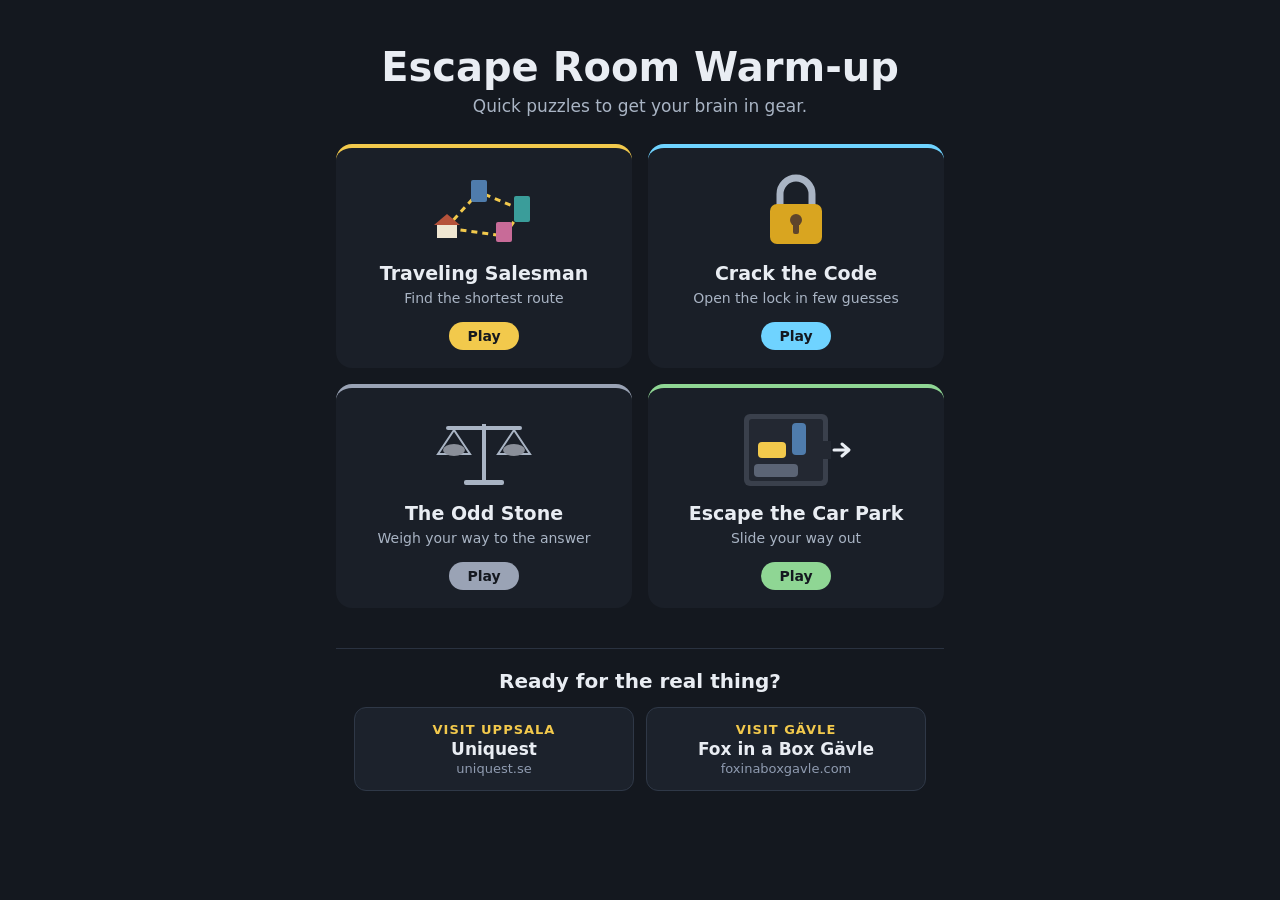
<file: Warmup/index.html>
<!DOCTYPE html>
<html lang="en">
<head>
  <meta charset="utf-8">
  <meta name="viewport" content="width=device-width, initial-scale=1">
  <title>Escape Room Warm-up</title>
  <link rel="stylesheet" href="css/style.css">
</head>
<body>

  <section class="screen menu-screen">
    <header class="menu-head">
      <h1>Escape Room Warm&#8209;up</h1>
      <p class="tagline">Quick puzzles to get your brain in gear.</p>
    </header>

    <div class="game-grid">
      <a class="game-tile" href="salesman.html" style="--accent: #f2c94c">
        <svg class="tile-icon" viewBox="0 0 120 80" aria-hidden="true">
          <path d="M22,58 L55,22 L98,40 L80,66 Z" fill="none" stroke="#f2c94c" stroke-width="3" stroke-dasharray="6 5"/>
          <rect x="47" y="10" width="16" height="22" rx="2" fill="#4f7cac"/>
          <rect x="90" y="26" width="16" height="26" rx="2" fill="#3a9d9a"/>
          <rect x="72" y="52" width="16" height="20" rx="2" fill="#c86b98"/>
          <rect x="13" y="54" width="20" height="14" fill="#efe6d2"/>
          <polygon points="10,55 23,44 36,55" fill="#b5523b"/>
        </svg>
        <span class="tile-name">Traveling Salesman</span>
        <span class="tile-sub">Find the shortest route</span>
        <span class="tile-play">Play</span>
      </a>

      <a class="game-tile" href="code.html" style="--accent: #6fd3ff">
        <svg class="tile-icon" viewBox="0 0 120 80" aria-hidden="true">
          <path d="M44,36 V24 a16,16 0 0 1 32,0 V36" fill="none" stroke="#a9b4c4" stroke-width="7"/>
          <rect x="34" y="34" width="52" height="40" rx="7" fill="#d9a520"/>
          <circle cx="60" cy="50" r="6" fill="#5e452c"/>
          <rect x="57" y="52" width="6" height="12" rx="2" fill="#5e452c"/>
        </svg>
        <span class="tile-name">Crack the Code</span>
        <span class="tile-sub">Open the lock in few guesses</span>
        <span class="tile-play">Play</span>
      </a>

      <a class="game-tile" href="stones.html" style="--accent: #9aa3b5">
        <svg class="tile-icon" viewBox="0 0 120 80" aria-hidden="true">
          <rect x="58" y="14" width="4" height="56" fill="#a9b4c4"/>
          <rect x="40" y="70" width="40" height="5" rx="2" fill="#a9b4c4"/>
          <rect x="22" y="16" width="76" height="4" rx="2" fill="#a9b4c4"/>
          <path d="M14,44 L30,20 L46,44 Z" fill="none" stroke="#a9b4c4" stroke-width="2"/>
          <path d="M74,44 L90,20 L106,44 Z" fill="none" stroke="#a9b4c4" stroke-width="2"/>
          <ellipse cx="30" cy="40" rx="11" ry="6" fill="#8a8f99"/>
          <ellipse cx="90" cy="40" rx="11" ry="6" fill="#8a8f99"/>
        </svg>
        <span class="tile-name">The Odd Stone</span>
        <span class="tile-sub">Weigh your way to the answer</span>
        <span class="tile-play">Play</span>
      </a>

      <a class="game-tile" href="carpark.html" style="--accent: #8fd694">
        <svg class="tile-icon" viewBox="0 0 120 80" aria-hidden="true">
          <rect x="8" y="4" width="84" height="72" rx="6" fill="#3a404c"/>
          <rect x="13" y="9" width="74" height="62" rx="3" fill="#232832"/>
          <rect x="85" y="31" width="10" height="18" fill="#232832"/>
          <rect x="22" y="32" width="28" height="16" rx="4" fill="#f2c94c"/>
          <rect x="56" y="13" width="14" height="32" rx="4" fill="#4f7cac"/>
          <rect x="18" y="54" width="44" height="13" rx="4" fill="#5b6475"/>
          <path d="M98,40 H112 M106,34 L113,40 L106,46" fill="none" stroke="#e9edf3" stroke-width="3" stroke-linecap="round" stroke-linejoin="round"/>
        </svg>
        <span class="tile-name">Escape the Car Park</span>
        <span class="tile-sub">Slide your way out</span>
        <span class="tile-play">Play</span>
      </a>
    </div>

    <footer class="play-more">
      <h2>Ready for the real thing?</h2>
      <div class="links">
        <a class="link-card" href="https://uniquest.se" target="_blank" rel="noopener">
          <span class="link-visit">Visit Uppsala</span>
          <span class="link-name">Uniquest</span>
          <span class="link-sub">uniquest.se</span>
        </a>
        <a class="link-card" href="https://foxinaboxgavle.com" target="_blank" rel="noopener">
          <span class="link-visit">Visit Gävle</span>
          <span class="link-name">Fox in a Box Gävle</span>
          <span class="link-sub">foxinaboxgavle.com</span>
        </a>
      </div>
    </footer>
  </section>

</body>
</html>
</file>
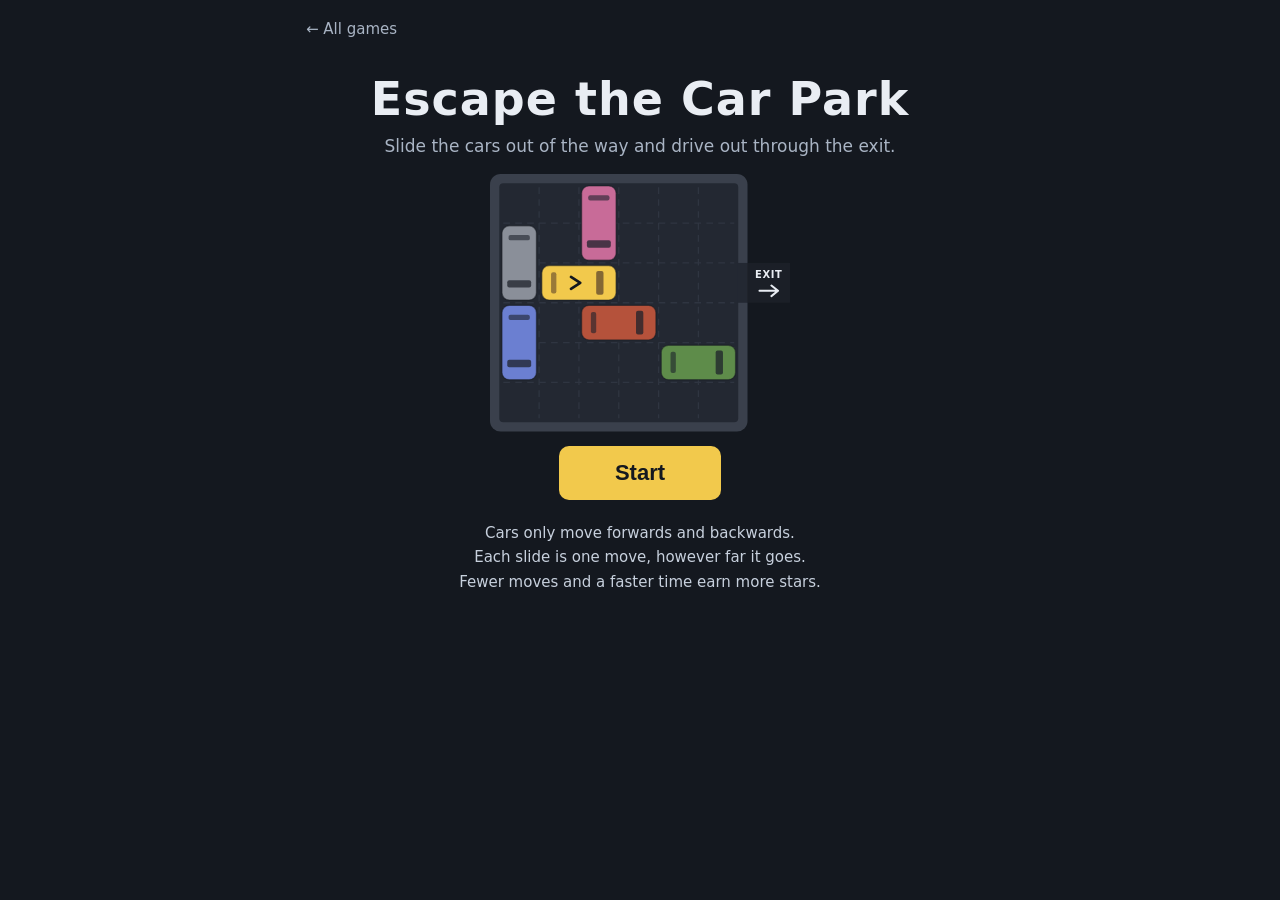
<file: Warmup/carpark.html>
<!DOCTYPE html>
<html lang="en">
<head>
  <meta charset="utf-8">
  <meta name="viewport" content="width=device-width, initial-scale=1">
  <title>Escape the Car Park</title>
  <link rel="stylesheet" href="css/style.css">
</head>
<body>

  <!-- Start screen -->
  <section id="start-screen" class="screen">
    <div class="top-bar"><a class="link-btn" href="index.html">← All games</a></div>
    <div class="intro">
      <h1>Escape the Car Park</h1>
      <p class="tagline">Slide the cars out of the way and drive out through the exit.</p>
      <svg id="park-hero" class="park-svg hero" viewBox="0 0 452 388" aria-hidden="true"></svg>
      <button id="start-btn" class="btn primary big">Start</button>
      <div class="rules">
        <p>Cars only move forwards and backwards.</p>
        <p>Each slide is one move, however far it goes.</p>
        <p>Fewer moves and a faster time earn more stars.</p>
      </div>
    </div>
  </section>

  <!-- Game screen -->
  <section id="game-screen" class="screen hidden">
    <div class="top-bar"><button id="back-btn" class="link-btn">← All games</button></div>
    <p id="instructions"></p>
    <div id="level-info"></div>
    <div id="status"></div>

    <svg id="park-board" class="park-svg" viewBox="0 0 452 388"></svg>

    <div id="result"></div>
    <div class="buttons">
      <button id="undo-btn" class="btn">Undo</button>
      <button id="restart-btn" class="btn">Start over</button>
      <button id="new-btn" class="btn hidden">New car park</button>
      <button id="next-btn" class="btn primary hidden">Next level</button>
      <button id="summary-btn" class="btn primary hidden">See summary</button>
    </div>
  </section>

  <!-- Run summary -->
  <section id="summary-screen" class="screen hidden">
    <h2 class="summary-title">Run complete</h2>
    <div id="summary-total"></div>
    <table id="summary-table"></table>
    <div class="buttons">
      <button id="home-btn" class="btn">All games</button>
      <button id="again-btn" class="btn primary">Play again</button>
    </div>
  </section>

  <script src="js/carpark.js"></script>
</body>
</html>
</file>
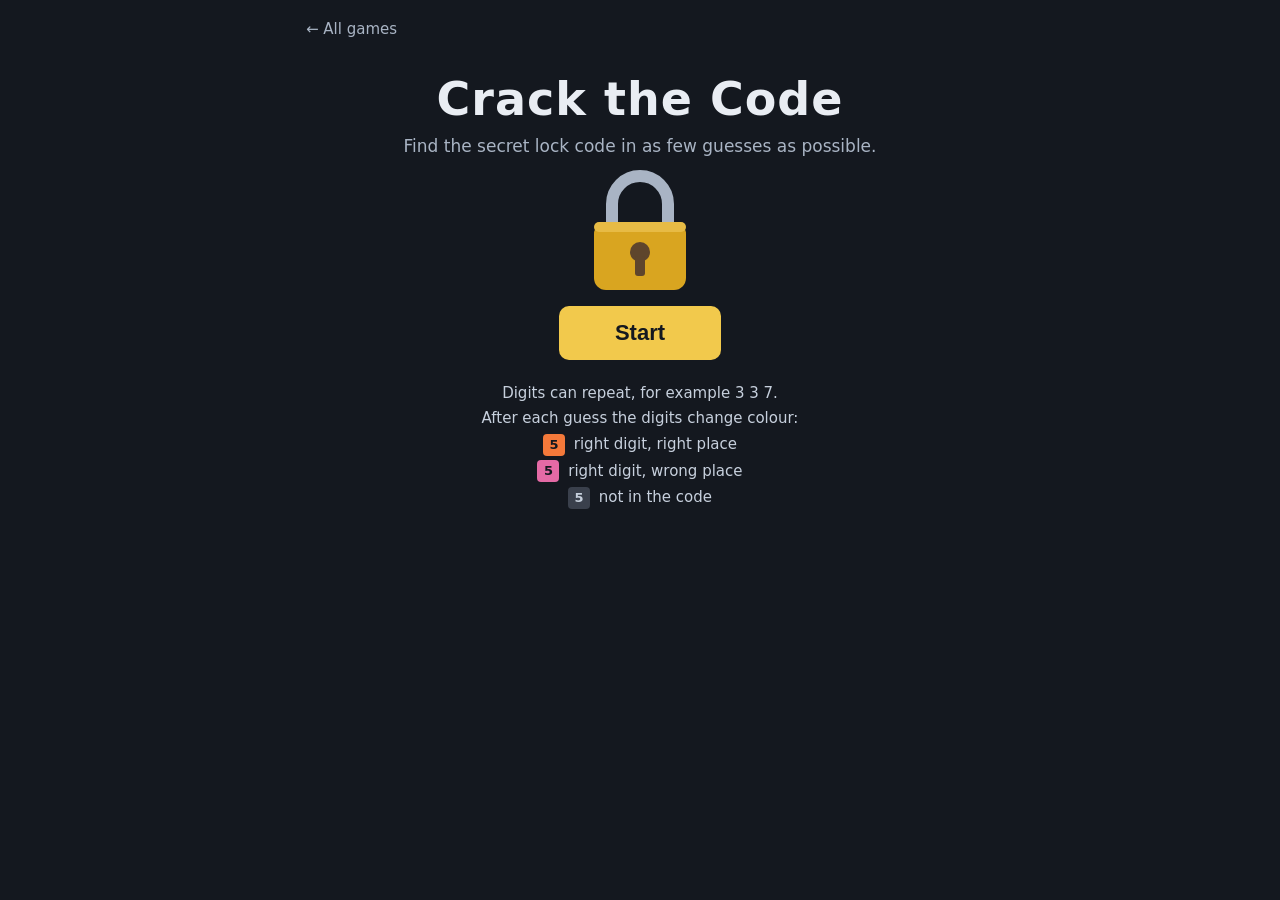
<file: Warmup/code.html>
<!DOCTYPE html>
<html lang="en">
<head>
  <meta charset="utf-8">
  <meta name="viewport" content="width=device-width, initial-scale=1">
  <title>Crack the Code</title>
  <link rel="stylesheet" href="css/style.css">
</head>
<body>

  <!-- Start screen -->
  <section id="start-screen" class="screen">
    <div class="top-bar"><a class="link-btn" href="index.html">← All games</a></div>
    <div class="intro">
      <h1>Crack the Code</h1>
      <p class="tagline">Find the secret lock code in as few guesses as possible.</p>
      <svg id="lock-hero" class="lock-svg" viewBox="0 0 120 130" aria-hidden="true"></svg>
      <button id="start-btn" class="btn primary big">Start</button>
      <div class="rules">
        <p>Digits can repeat, for example 3 3 7.</p>
        <p>After each guess the digits change colour:</p>
        <p class="key-line"><span class="mini t-correct">5</span> right digit, right place</p>
        <p class="key-line"><span class="mini t-present">5</span> right digit, wrong place</p>
        <p class="key-line"><span class="mini t-absent">5</span> not in the code</p>
      </div>
    </div>
  </section>

  <!-- Game screen -->
  <section id="game-screen" class="screen hidden">
    <div class="top-bar"><button id="back-btn" class="link-btn">← All games</button></div>
    <p id="instructions"></p>
    <div id="level-info"></div>
    <div id="status"></div>

    <div class="code-area">
      <svg id="lock" class="lock-svg small" viewBox="0 -26 120 156" aria-hidden="true"></svg>
      <div id="grid" class="code-grid"></div>
    </div>

    <div id="keypad" class="keypad"></div>

    <div id="result"></div>
    <div class="buttons">
      <button id="newcode-btn" class="btn hidden">New code</button>
      <button id="next-btn" class="btn primary hidden">Next level</button>
      <button id="summary-btn" class="btn primary hidden">See summary</button>
    </div>
  </section>

  <!-- Run summary -->
  <section id="summary-screen" class="screen hidden">
    <h2 class="summary-title">Run complete</h2>
    <div id="summary-total"></div>
    <table id="summary-table"></table>
    <div class="buttons">
      <button id="home-btn" class="btn">All games</button>
      <button id="again-btn" class="btn primary">Play again</button>
    </div>
  </section>

  <script src="js/code.js"></script>
</body>
</html>
</file>
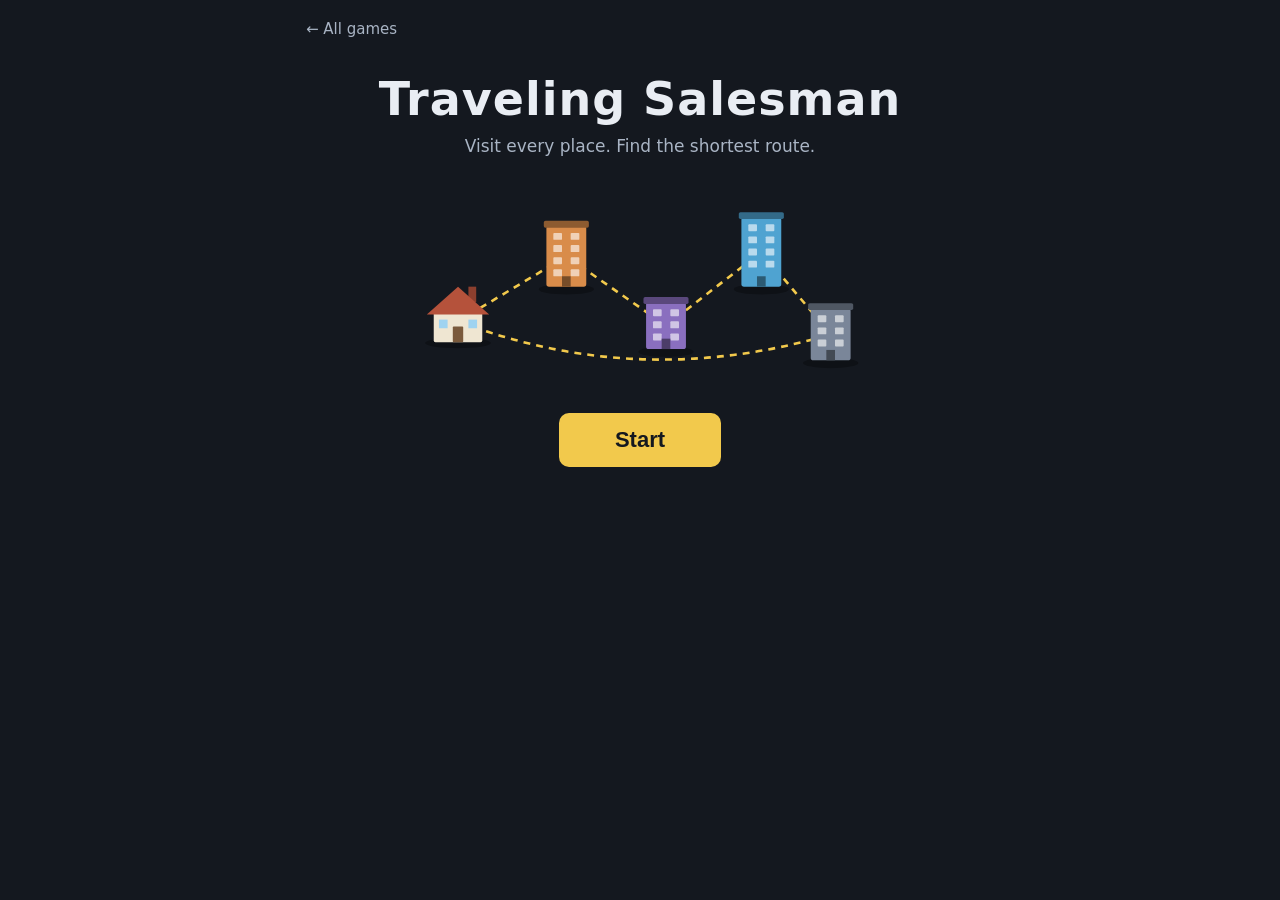
<file: Warmup/salesman.html>
<!DOCTYPE html>
<html lang="en">
<head>
  <meta charset="utf-8">
  <meta name="viewport" content="width=device-width, initial-scale=1">
  <title>Traveling Salesman</title>
  <link rel="stylesheet" href="css/style.css">
</head>
<body>

  <!-- Start screen -->
  <section id="start-screen" class="screen">
    <div class="top-bar"><a class="link-btn" href="index.html">← All games</a></div>
    <div class="intro">
      <h1>Traveling Salesman</h1>
      <p class="tagline">Visit every place. Find the shortest route.</p>
      <svg id="hero" viewBox="0 0 600 260" aria-hidden="true"></svg>
      <button id="start-btn" class="btn primary big">Start</button>
    </div>

  </section>

  <!-- Game screen -->
  <section id="game-screen" class="screen hidden">
    <div class="top-bar"><button id="back-btn" class="link-btn">← All games</button></div>
    <p id="instructions">
      Your route starts at Home.<br>
      Visit every place once, then return to Home.<br>
      Tap a visited place to remove it.<br>
      <span id="river-note"></span>
    </p>
    <div id="level-info"></div>
    <div id="status"></div>
    <svg id="board" viewBox="0 0 1000 1000"></svg>
    <div id="result"></div>
    <div class="buttons">
      <button id="clear-btn" class="btn">Clear</button>
      <button id="submit-btn" class="btn primary" disabled>Submit</button>
      <button id="newmap-btn" class="btn hidden">New map</button>
      <button id="next-btn" class="btn primary hidden">Next level</button>
      <button id="summary-btn" class="btn primary hidden">See summary</button>
    </div>
  </section>

  <!-- Run summary -->
  <section id="summary-screen" class="screen hidden">
    <h2 class="summary-title">Run complete</h2>
    <div id="summary-total"></div>
    <table id="summary-table"></table>
    <div class="buttons">
      <button id="home-btn" class="btn">All games</button>
      <button id="again-btn" class="btn primary">Play again</button>
    </div>
  </section>

  <script src="js/game.js"></script>
</body>
</html>
</file>
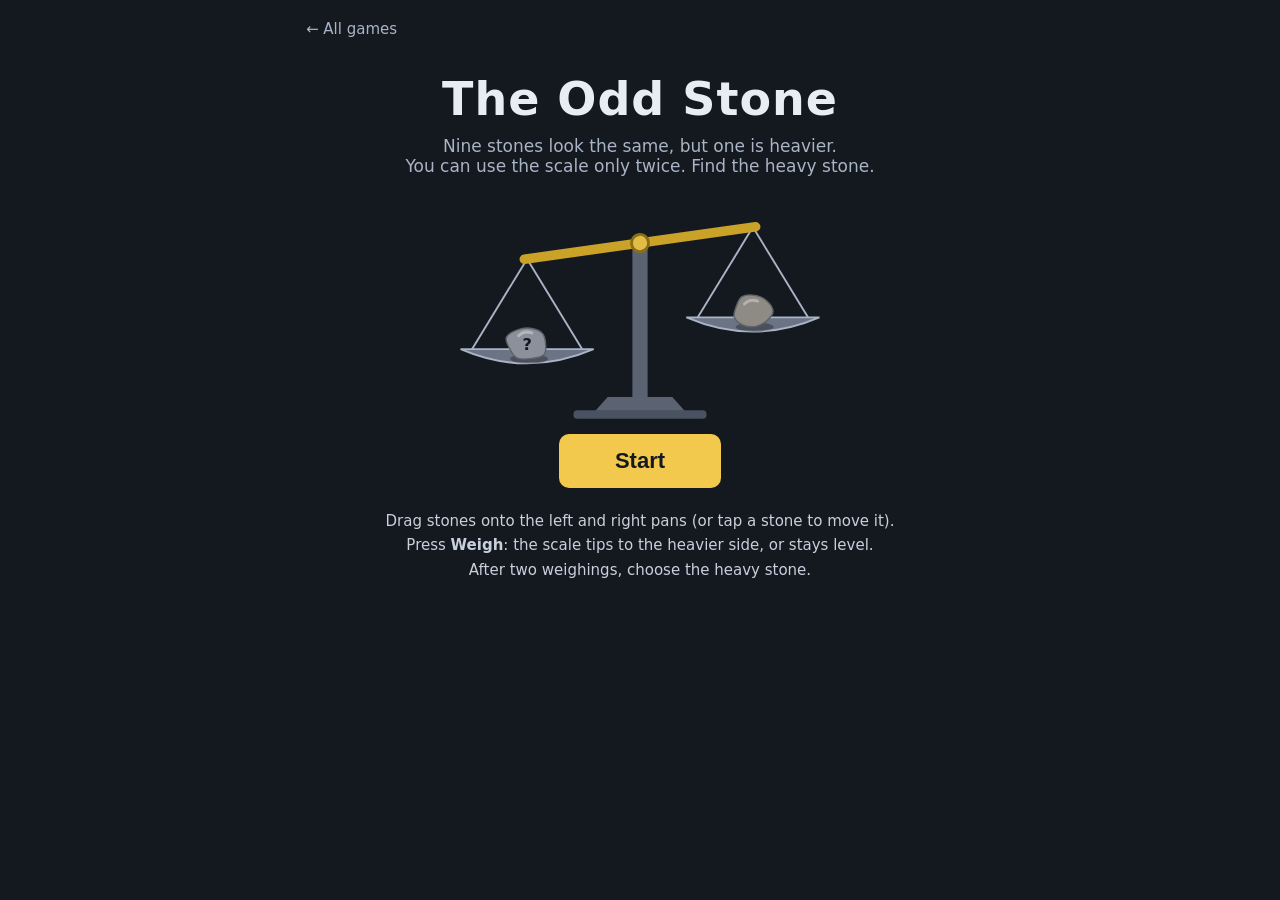
<file: Warmup/stones.html>
<!DOCTYPE html>
<html lang="en">
<head>
  <meta charset="utf-8">
  <meta name="viewport" content="width=device-width, initial-scale=1">
  <title>The Odd Stone</title>
  <link rel="stylesheet" href="css/style.css">
</head>
<body>

  <!-- Start screen, part 1 -->
  <section id="start-screen" class="screen">
    <div class="top-bar"><a class="link-btn" href="index.html">← All games</a></div>
    <div class="intro">
      <h1>The Odd Stone</h1>
      <p class="tagline">Nine stones look the same, but one is heavier.<br>You can use the scale only twice. Find the heavy stone.</p>
      <svg id="stones-hero" class="stones-hero" viewBox="0 0 400 250" aria-hidden="true"></svg>
      <button id="start-btn" class="btn primary big">Start</button>
      <div class="rules">
        <p>Drag stones onto the left and right pans (or tap a stone to move it).</p>
        <p>Press <b>Weigh</b>: the scale tips to the heavier side, or stays level.</p>
        <p>After two weighings, choose the heavy stone.</p>
      </div>
    </div>
  </section>

  <!-- Start screen, part 2 -->
  <section id="start2-screen" class="screen hidden">
    <div class="top-bar"><button id="back2-btn" class="link-btn">← All games</button></div>
    <div class="intro">
      <p class="part-tag">Part 2</p>
      <h1>The Odder Stone</h1>
      <p class="tagline">Twelve stones. One of them is different, but this time you do not know if it is <b>heavier or lighter</b>.</p>
      <svg id="stones-hero2" class="stones-hero" viewBox="0 0 400 250" aria-hidden="true"></svg>
      <button id="start2-btn" class="btn primary big">Start part 2</button>
      <div class="rules">
        <p>You can use the scale <b>three times</b>.</p>
        <p>Find the odd stone <b>and</b> say whether it is heavier or lighter.</p>
        <p>The same rules as before: a sure method earns 3 stars, a lucky answer 2.</p>
      </div>
    </div>
  </section>

  <!-- Game screen -->
  <section id="game-screen" class="screen hidden">
    <div class="top-bar"><button id="back-btn" class="link-btn">← All games</button></div>
    <p id="instructions"></p>
    <div id="level-info"></div>
    <div id="status"></div>

    <svg id="scale-board" viewBox="0 0 400 355"></svg>

    <div id="prompt" class="prompt"></div>
    <div id="choice" class="choice hidden">
      <button id="heavier-btn" class="btn choice-btn">Heavier</button>
      <button id="lighter-btn" class="btn choice-btn">Lighter</button>
    </div>
    <ol id="log" class="weigh-log"></ol>

    <div id="result"></div>
    <div class="buttons">
      <button id="weigh-btn" class="btn primary" disabled>Weigh</button>
      <button id="continue-btn" class="btn primary hidden">Reset</button>
      <button id="submit-btn" class="btn primary hidden" disabled>Submit</button>
      <button id="new-btn" class="btn hidden">Play again</button>
      <button id="next-btn" class="btn primary hidden">Next level</button>
    </div>
  </section>

  <script src="js/stones.js"></script>
</body>
</html>
</file>
<file: Warmup/css/style.css>
/* Styles for the Salesman puzzle */

* { box-sizing: border-box; }

body {
  margin: 0;
  min-height: 100vh;
  background: #14181f;
  color: #e9edf3;
  font-family: system-ui, -apple-system, "Segoe UI", Roboto, sans-serif;
  display: flex;
  justify-content: center;
}

.screen {
  width: 100%;
  max-width: 700px;
  padding: 16px;
  display: flex;
  flex-direction: column;
  align-items: center;
  gap: 10px;
}

.hidden { display: none !important; }

/* ---------- Start screen ---------- */
#start-screen, #start2-screen { min-height: 100vh; justify-content: flex-start; text-align: center; padding-top: 16px; }
#start-screen .intro, #start2-screen .intro { margin-top: 24px; }
.intro { display: flex; flex-direction: column; align-items: center; gap: 10px; width: 100%; }
.intro h1 { font-size: 46px; margin: 0; letter-spacing: 1px; }
.tagline { color: #a9b4c4; margin: 0; font-size: 17px; }
#hero { width: 100%; max-width: 520px; margin: 8px 0 4px; }
.btn.big { font-size: 22px; padding: 14px 56px; }

.verdict { margin-top: 6px; color: #c7d0dd; }

.play-more {
  width: 100%;
  margin-top: 32px;
  padding-top: 20px;
  border-top: 1px solid #2a3240;
}
.play-more h2 { margin: 0 0 6px; font-size: 20px; }
.play-more p { margin: 0 0 14px; color: #a9b4c4; line-height: 1.5; }
.links { display: flex; gap: 12px; justify-content: center; flex-wrap: wrap; }
.link-card {
  flex: 1 1 200px; max-width: 280px;
  display: flex; flex-direction: column; gap: 2px;
  padding: 14px 16px;
  background: #1c222c; border: 1px solid #2f3847; border-radius: 12px;
  color: #e9edf3; text-decoration: none;
}
.link-card:hover { border-color: #f2c94c; }
.link-visit { color: #f2c94c; font-size: 13px; font-weight: 600; text-transform: uppercase; letter-spacing: 1px; }
.link-name { font-weight: 700; font-size: 17px; }
.link-sub { color: #8f9bb0; font-size: 13px; }

/* ---------- Game screen ---------- */
#instructions { margin: 0; font-size: 15px; line-height: 1.5; color: #c7d0dd; text-align: center; }
#level-info { font-weight: 700; font-size: 16px; font-variant-numeric: tabular-nums; }
#status { color: #a9b4c4; font-size: 15px; font-variant-numeric: tabular-nums; }

/* Board: square, fits the screen width and height */
#board {
  width: min(95vw, 56vh, 668px);
  height: min(95vw, 56vh, 668px);
  background: #1c222c;
  border-radius: 12px;
  touch-action: manipulation;
  user-select: none;
  -webkit-user-select: none;
}

/* Places (buildings and the home house) */
.place { cursor: pointer; }
.place .body { stroke: transparent; stroke-width: 5; }
.place.visited .body { stroke: #f2c94c; }
.place .badge { visibility: hidden; }
.place.visited .badge { visibility: visible; }
.place .badge circle { fill: #f2c94c; stroke: #14181f; stroke-width: 3; }
.place.current .badge circle { stroke: #6fd3ff; stroke-width: 7; }
.place .badge text { fill: #14181f; font-size: 22px; font-weight: 800; text-anchor: middle; dominant-baseline: central; }

/* Player route */
.route-line { stroke: #f2c94c; stroke-width: 5; }
.arrow-head { fill: #f2c94c; }
.dist-label {
  fill: #e9edf3; font-weight: 600; text-anchor: middle; dominant-baseline: central;
  paint-order: stroke; stroke: #1c222c; stroke-width: 10px; stroke-linejoin: round;
}

/* Shortest route (after submit) */
.opt-line { stroke: #6fd3ff; stroke-width: 4; stroke-dasharray: 14 10; }
.arrow-head-opt { fill: #6fd3ff; }

/* Start screen illustration */
.hero-route { stroke: #f2c94c; stroke-width: 3; stroke-dasharray: 8 7; fill: none; }

#result { text-align: center; font-size: 16px; display: flex; flex-direction: column; gap: 4px; }
#result .stars { font-size: 40px; letter-spacing: 6px; color: #f2c94c; line-height: 1.1; }
#result .praise { font-size: 20px; font-weight: 700; color: #f2c94c; }
#result .breakdown { color: #c7d0dd; }
.time-stars { color: #6fd3ff; margin-left: 14px; }
td.time-stars { margin-left: 0; }

/* River and bridge */
.river path { fill: none; stroke-linecap: butt; stroke-linejoin: round; }
.river-bank { stroke: #2b4a5c; }
.river-water { stroke: #3f7fb3; }
.river, .bridge { pointer-events: none; }

/* Run summary */
.summary-title { margin: 24px 0 0; font-size: 30px; }
#summary-total { font-size: 26px; font-weight: 800; color: #f2c94c; }
#summary-table { border-collapse: collapse; margin: 8px 0 14px; font-size: 16px; }
#summary-table th, #summary-table td { padding: 7px 12px; border-bottom: 1px solid #2a3240; text-align: center; }
#summary-table th { color: #a9b4c4; font-weight: 600; }
#summary-table td.st { color: #f2c94c; letter-spacing: 2px; }
#summary-table td.time-stars { color: #6fd3ff; }
.traveller { pointer-events: none; }
.labels { pointer-events: none; }
.legend { font-size: 14px; color: #a9b4c4; }
.key { display: inline-block; width: 22px; height: 0; vertical-align: middle; margin: 0 6px 0 10px; }
.key.yours { border-top: 4px solid #f2c94c; }
.key.opt { border-top: 4px dashed #6fd3ff; }

.buttons { display: flex; gap: 10px; }

.btn {
  font-size: 18px; font-weight: 600;
  padding: 12px 28px;
  border: 0; border-radius: 10px;
  background: #2f3847; color: #e9edf3;
  cursor: pointer;
}
.btn.primary { background: #f2c94c; color: #14181f; }
.btn:disabled { opacity: 0.35; cursor: default; }

/* Back to the start page */
.top-bar { width: 100%; display: flex; justify-content: flex-start; margin-bottom: -4px; }
.link-btn { background: none; border: 0; color: #a9b4c4; font-size: 15px; cursor: pointer; padding: 4px 0; }
.link-btn:hover { color: #f2c94c; }

/* All possible connections, drawn faintly */
.all-connections line { stroke: #8a97ab; stroke-width: 2; opacity: 0.25; }

/* ---------- Landing page ---------- */
.menu-screen { min-height: 100vh; text-align: center; padding-top: 40px; gap: 28px; max-width: 640px; }
.menu-head h1 { font-size: 40px; margin: 4px 0 6px; }
.eyebrow { margin: 0; color: #f2c94c; font-size: 13px; font-weight: 700; letter-spacing: 2px; text-transform: uppercase; }
.game-grid { display: grid; grid-template-columns: 1fr 1fr; gap: 16px; width: 100%; }
.game-tile {
  display: flex; flex-direction: column; align-items: center; gap: 6px;
  padding: 22px 16px 18px; border-radius: 16px; text-decoration: none; color: #e9edf3;
  background: #1a1f28; border-top: 4px solid var(--accent);
  transition: transform 0.15s, background 0.15s;
}
.game-tile:hover { transform: translateY(-3px); background: #20262f; }
.tile-icon { width: 120px; height: 80px; margin-bottom: 6px; }
.tile-name { font-size: 19px; font-weight: 700; }
.tile-sub { color: #a9b4c4; font-size: 14px; }
.tile-play {
  margin-top: 10px; padding: 6px 18px; border-radius: 999px; font-size: 14px; font-weight: 700;
  background: var(--accent); color: #14181f;
}
.soon-tile { opacity: 0.6; }
.soon-tile .tile-play { background: transparent; color: #a9b4c4; border: 1px solid #4b5568; }
.blank-tile { background: transparent; border: 2px dashed #2a3240; border-top: 2px dashed #2a3240; min-height: 200px; }
.blank-tile:hover { transform: none; background: transparent; }
/* Small screens: keep the 2 x 2 grid, with smaller tiles */
@media (max-width: 520px) {
  .game-grid { gap: 10px; }
  .game-tile { padding: 14px 8px 12px; }
  .tile-icon { width: 90px; height: 60px; }
  .tile-name { font-size: 15px; }
  .tile-sub { display: none; }
  .tile-play { margin-top: 6px; padding: 4px 14px; font-size: 13px; }
  .blank-tile { min-height: 150px; }
  .menu-head h1 { font-size: 32px; }
}
.menu-screen .play-more { margin-top: 12px; }
.menu-screen .play-more h2 { margin-bottom: 14px; }
.soon-big { font-size: 22px; font-weight: 700; color: #a9b4c4; margin: 24px 0; }
a.btn { text-decoration: none; display: inline-block; }
a.link-btn { text-decoration: none; }

/* ---------- Crack the Code ---------- */
.lock-svg { width: 120px; height: 130px; }
.lock-svg.small { width: 44px; height: 57px; margin-top: 4px; }
.rules { color: #c7d0dd; font-size: 15px; line-height: 1.5; margin-top: 10px; }
.rules p { margin: 2px 0; }
.code-area { display: flex; flex-direction: column; align-items: center; gap: 6px; width: 100%; max-width: 480px; }
/* Word-game style grid: orange = right place, pink = wrong place, grey = not in the code */
:root { --c-correct: #f4793a; --c-present: #e46aa5; --c-absent: #3a404c; }
.code-grid { display: flex; flex-direction: column; gap: 5px; align-items: center; }
.tile-row { display: flex; gap: 6px; }
.tile {
  width: min(54px, calc((92vw - 6px * (var(--n) - 1)) / var(--n)));
  /* rows shrink so the whole grid and the keypad fit on the screen */
  height: clamp(26px, calc((100vh - 430px) / var(--rows, 10) - 5px), 48px);
  display: inline-flex; align-items: center; justify-content: center;
  font-size: 26px; font-weight: 800; border-radius: 6px; font-variant-numeric: tabular-nums;
}
.tile.empty { border: 2px solid #262c37; }
.tile.typing { border: 2px solid #4b5568; }
.tile.typing.cursor { border-color: #e9edf3; }
.t-correct { background: var(--c-correct); color: #14181f; }
.t-present { background: var(--c-present); color: #14181f; }
.t-absent { background: var(--c-absent); color: #c7d0dd; }
.tile.t-correct, .tile.t-present, .tile.t-absent { border: 0; }
.tile.reveal { animation: flip 0.35s ease both; }
@keyframes flip { from { transform: rotateX(90deg); } to { transform: rotateX(0); } }
.mini { display: inline-flex; width: 22px; height: 22px; align-items: center; justify-content: center; border-radius: 4px; font-size: 13px; font-weight: 800; vertical-align: middle; margin-right: 4px; }
.key-line { white-space: nowrap; margin: 0 6px; }
.rules .key-line { margin: 4px 0; }
.keypad { display: grid; grid-template-columns: repeat(5, minmax(48px, 64px)); gap: 8px; justify-content: center; margin-top: 8px; }
.padkey {
  width: 100%; height: 52px; font-size: 22px; font-weight: 700; border: 0; border-radius: 10px;
  background: #2f3847; color: #e9edf3; cursor: pointer;
}
.padkey:disabled { opacity: 0.3; cursor: default; }
.padkey.wide { font-size: 17px; }
.padkey[data-key="del"] { grid-column: span 2; }
.padkey[data-key="enter"] { grid-column: span 3; }
.padkey.primary { background: #f2c94c; color: #14181f; }
.padkey.t-correct { background: var(--c-correct); color: #14181f; }
.padkey.t-present { background: var(--c-present); color: #14181f; }
.padkey.t-absent {
  background: #15181e; color: #4b5568; box-shadow: inset 0 0 0 1px #262c37;
  text-decoration: line-through; text-decoration-thickness: 3px; text-decoration-color: #8f9bb0;
}
.secret { color: #f2c94c; letter-spacing: 3px; }

/* ---------- The Odd Stone ---------- */
.stones-hero { width: 100%; max-width: 380px; }
.part-tag { margin: 0; color: #f2c94c; font-size: 14px; font-weight: 800; letter-spacing: 2px; text-transform: uppercase; }
.choice { display: flex; gap: 10px; justify-content: center; }
.choice-btn { min-width: 120px; border: 2px solid transparent; }
.choice-btn.on { border-color: #f2c94c; color: #f2c94c; }
#scale-board { width: min(96vw, 60vh, 540px); height: auto; aspect-ratio: 400 / 355; touch-action: none; user-select: none; -webkit-user-select: none; }
.stone { cursor: grab; }
.stone-body { stroke: #5d6168; stroke-width: 1.5; }
.stone-label { fill: #14181f; font-size: 17px; font-weight: 800; text-anchor: middle; dominant-baseline: central; pointer-events: none; }
.stone.picked .stone-body { stroke: #f2c94c; stroke-width: 4; }
.stone.heavy-reveal .stone-body { stroke: #f4793a; stroke-width: 4; }
.chain { stroke: #a9b4c4; stroke-width: 2; }
.pan { fill: #6b7385; stroke: #a9b4c4; stroke-width: 2; }
.prompt { color: #e9edf3; font-weight: 600; text-align: center; min-height: 1.3em; }
.weigh-log { margin: 0; padding-left: 22px; color: #c7d0dd; font-size: 15px; line-height: 1.6; }
.weigh-log:empty { display: none; }

/* ---------- Escape the Car Park ---------- */
.park-svg { width: 100%; max-width: 480px; aspect-ratio: 452 / 388; touch-action: none; user-select: none; -webkit-user-select: none; }
.park-svg.hero { max-width: 300px; margin: 8px 0 4px; }
.park-svg .car { cursor: grab; }
.park-svg .car.dragging { cursor: grabbing; filter: brightness(1.12); }
.park-svg .car.you rect:first-child { stroke: #fff6d6; stroke-opacity: 0.9; stroke-width: 3; }
.exit-text { fill: #e9edf3; font-size: 15px; font-weight: 800; letter-spacing: 1px; text-anchor: middle; }
@media (max-width: 520px) { #summary-table th, #summary-table td { padding: 7px 6px; } }
</file>
